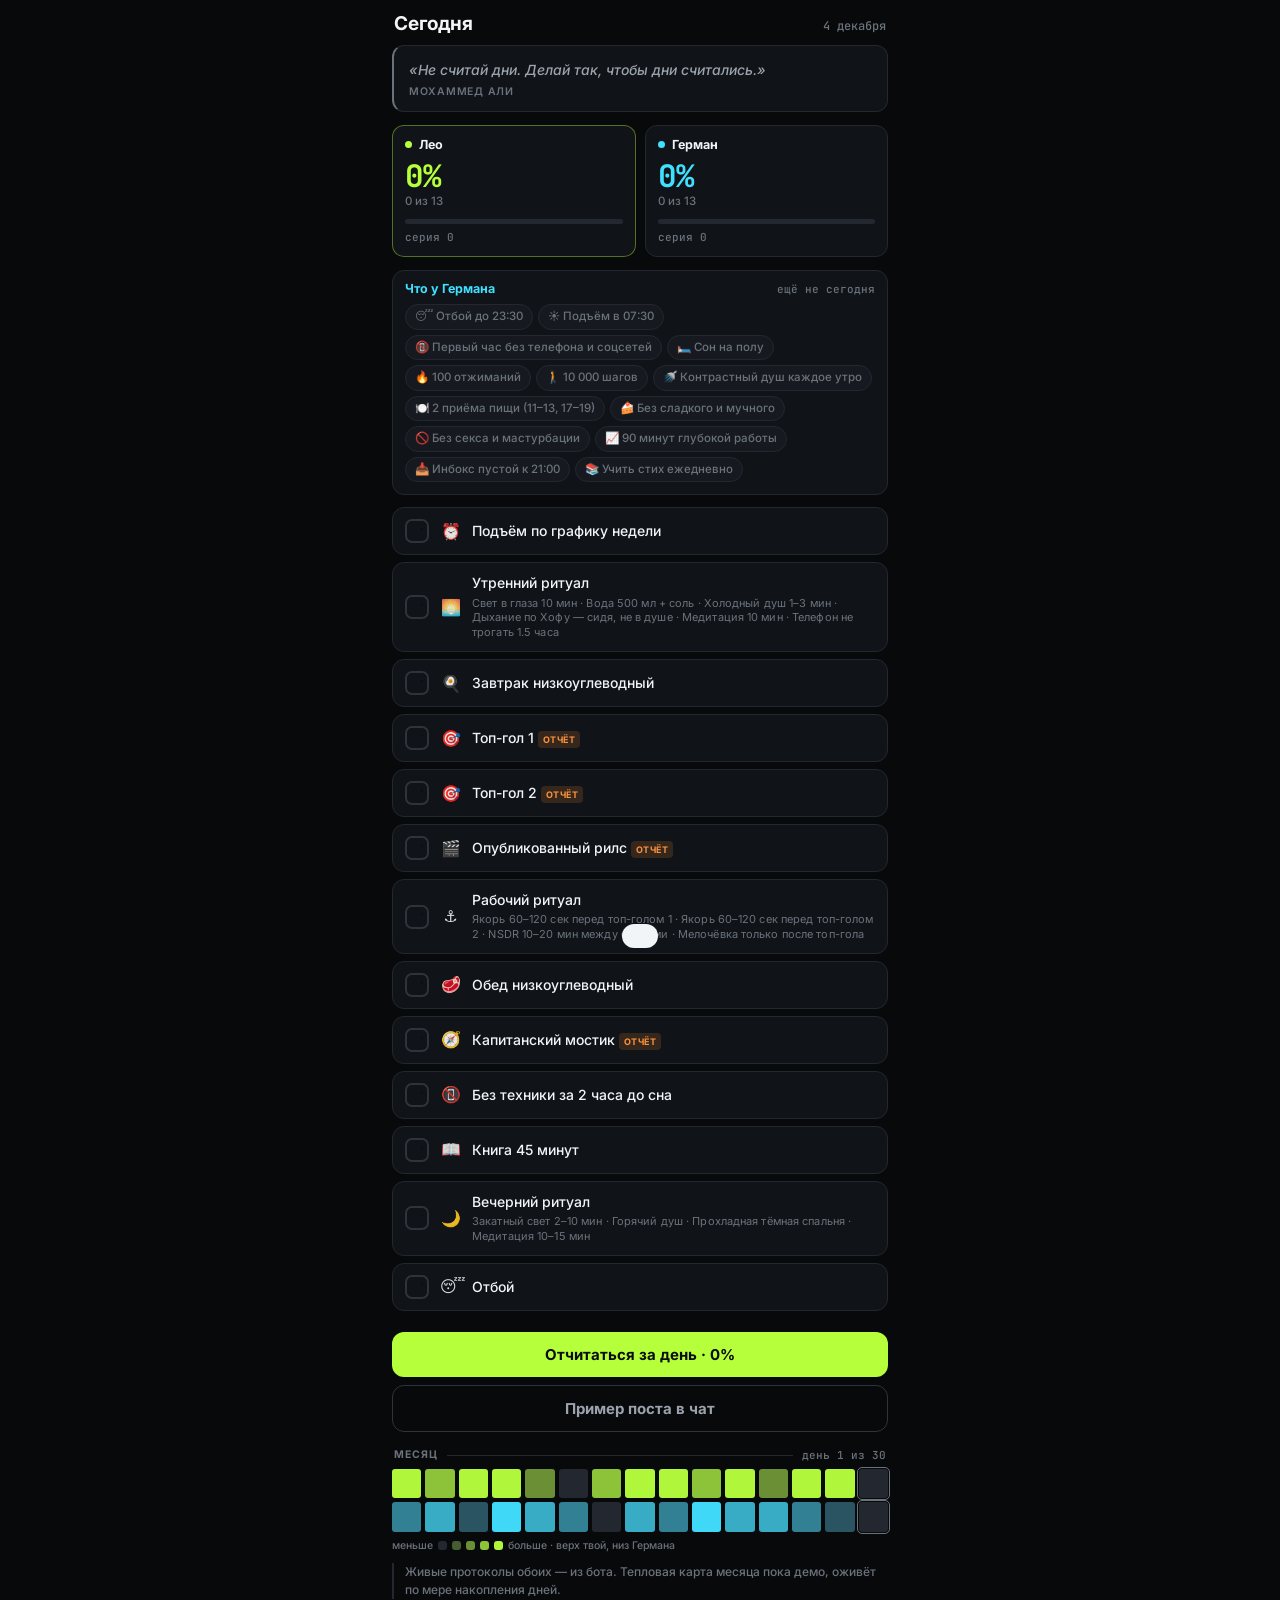
<file: duo.html>
<!doctype html><html lang="ru" data-theme="whoop"><head>
<meta charset="utf-8">
<meta name="viewport" content="width=device-width,initial-scale=1,viewport-fit=cover">
<title>ЗЕРКАЛО · на двоих</title>
<script src="https://telegram.org/js/telegram-web-app.js"></script>
<script src="quotes.js"></script>
<script src="mp-state.js"></script>
<link href="https://fonts.googleapis.com/css2?family=Inter:wght@400;500;600;700&family=Hanken+Grotesk:wght@400;500;600;700&family=Golos+Text:wght@400;500;600;700&family=Geologica:wght@400;600;700&family=JetBrains+Mono:wght@700&family=DM+Mono:wght@500&display=swap" rel="stylesheet">
<style>
/* ══ ЧЕТЫРЕ ТЕМЫ · переключаются data-theme на <html> ══ */
[data-theme="dark"]{            /* А · Тихий тёмный — Linear, Things 3 */
  --bg:#08090B; --card:#0F1113; --card2:#14171A; --line:#202327; --line2:#2A2E34;
  --txt:#F2F3F5; --txt2:#9BA1AA; --txt3:#63676E;
  --me:#5E6AD2; --opp:#626B79; --warm:#E2A03F;
  --ink:#fff; --r:14px; --ff:"Inter",system-ui,sans-serif; --fm:"Inter",monospace;
}
[data-theme="paper"]{           /* Б · Тёплая бумага — Sunsama, Reflect */
  --bg:#F2EDE4; --card:#FBF8F2; --card2:#F6F1E7; --line:#E3D9C8; --line2:#D6C9B4;
  --txt:#22201C; --txt2:#6B6459; --txt3:#948B7C;
  --me:#B4552F; --opp:#3D6653; --warm:#B4552F;
  --ink:#fff; --r:16px; --ff:"Hanken Grotesk",system-ui,sans-serif; --fm:"DM Mono",monospace;
}
[data-theme="whoop"]{           /* В · Замер — Whoop, Nike Run Club */
  --bg:#08090B; --card:#101318; --card2:#161A20; --line:#232830; --line2:#2E343D;
  --txt:#F2F5F7; --txt2:#9BA3AC; --txt3:#6A727C;
  --me:#B6FF3B; --opp:#40E0FF; --warm:#FB923C;
  --ink:#0A0C0E; --r:12px; --ff:"Inter",system-ui,sans-serif; --fm:"JetBrains Mono",monospace;
}
[data-theme="board"]{           /* Г · Табло — два цвета навстречу */
  --bg:#EEF0F2; --card:#FFFFFF; --card2:#F7F8FA; --line:#DFE3E8; --line2:#CDD3DA;
  --txt:#16181C; --txt2:#5C636E; --txt3:#8B929C;
  --me:#2E4BE0; --opp:#C85708; --warm:#C85708;
  --ink:#fff; --r:14px; --ff:"Golos Text",system-ui,sans-serif; --fm:"Geologica",monospace;
}
*,*::before,*::after{box-sizing:border-box}
html,body{margin:0;padding:0;background:var(--bg)}
body{color:var(--txt);font:400 15px/1.45 var(--ff);-webkit-font-smoothing:antialiased;
 -webkit-tap-highlight-color:transparent;user-select:none;font-variant-numeric:tabular-nums}
#app{max-width:520px;margin:0 auto;padding:0 12px 34px}

.themes{display:flex;gap:6px;padding:12px 0 4px;overflow-x:auto;scrollbar-width:none}
.themes::-webkit-scrollbar{display:none}
.th{flex:0 0 auto;border:1px solid var(--line2);background:var(--card);color:var(--txt2);
 border-radius:99px;padding:8px 13px;font:600 12px/1 var(--ff);cursor:pointer;white-space:nowrap}
.th.on{background:var(--me);color:var(--ink);border-color:var(--me)}

.top{padding:14px 2px 12px;display:flex;align-items:baseline;justify-content:space-between;gap:10px}
.top h1{margin:0;font:700 19px/1 var(--ff);letter-spacing:-.01em}
.top .d{font:500 12px/1 var(--fm);color:var(--txt3)}

.quote{background:var(--card);border:1px solid var(--line);border-left:2px solid var(--txt3);
 border-radius:var(--r);padding:13px 15px;margin-bottom:13px}
.quote p{margin:0;font:500 italic 14px/1.5 var(--ff);color:var(--txt2)}
.quote b{display:block;margin-top:7px;font:600 10.5px/1 var(--ff);color:var(--txt3);
 letter-spacing:.07em;text-transform:uppercase;font-style:normal}

.duo{display:grid;grid-template-columns:1fr 1fr;gap:9px;margin-bottom:13px}
.who{background:var(--card);border:1px solid var(--line);border-radius:var(--r);padding:13px 12px}
.who.mine{border-color:color-mix(in srgb,var(--me) 40%,transparent);border-width:1.5px}
.who .nm{display:flex;align-items:center;gap:7px;font:700 12.5px/1 var(--ff);margin-bottom:9px}
.who .dot{width:7px;height:7px;border-radius:50%;flex:0 0 auto}
.mine .dot{background:var(--me)} .theirs .dot{background:var(--opp)}
.who .big{font:700 31px/1 var(--fm);letter-spacing:-.02em}
.mine .big{color:var(--me)} .theirs .big{color:var(--opp)}
.who .sub{font:500 11.5px/1.3 var(--ff);color:var(--txt3);margin-top:3px}
.bar{height:5px;border-radius:99px;background:var(--line);margin-top:10px;overflow:hidden}
.bar i{display:block;height:100%;border-radius:99px;transition:width .4s cubic-bezier(.34,1.3,.5,1)}
.mine .bar i{background:var(--me)} .theirs .bar i{background:var(--opp)}
.who .st{margin-top:8px;font:500 11px/1 var(--fm);color:var(--txt3)}

.hisday{background:var(--card);border:1px solid var(--line);border-radius:var(--r);padding:12px;margin-bottom:12px}
.hisday .h{display:flex;align-items:center;justify-content:space-between;margin-bottom:9px}
.hisday .h b{font:700 12.5px/1 var(--ff);color:var(--opp)}
.hisday .h span{font:500 11px/1 var(--fm);color:var(--txt3)}
.chips{display:flex;flex-wrap:wrap;gap:5px}
.chip{font:500 11.5px/1 var(--ff);padding:6px 9px;border-radius:99px;background:var(--card2);
 border:1px solid var(--line);color:var(--txt3)}
.chip.yes{background:color-mix(in srgb,var(--opp) 14%,transparent);
 border-color:color-mix(in srgb,var(--opp) 35%,transparent);color:var(--opp)}

.row{display:flex;align-items:center;gap:11px;background:var(--card);border:1px solid var(--line);
 border-radius:12px;padding:11px 12px;margin-bottom:7px;cursor:pointer;
 transition:background .18s,border-color .18s,opacity .18s}
.row.on{background:var(--card2);opacity:.72}
.row .bx{width:24px;height:24px;flex:0 0 auto;border-radius:7px;border:2px solid var(--line2);
 display:grid;place-items:center;
 transition:background .22s cubic-bezier(.34,1.5,.55,1),border-color .18s,transform .22s cubic-bezier(.34,1.6,.5,1)}
.row.on .bx{background:var(--me);border-color:var(--me);transform:scale(1.06)}
.row .bx svg{width:13px;height:13px;stroke:var(--ink);stroke-width:2.6;fill:none;
 stroke-linecap:round;stroke-linejoin:round;stroke-dasharray:22;stroke-dashoffset:22;
 transition:stroke-dashoffset .26s ease .07s}
.row.on .bx svg{stroke-dashoffset:0}
.row .em{font-size:16px;flex:0 0 auto;width:21px;text-align:center;opacity:.9}
.row .t{flex:1;min-width:0;font:500 14px/1.3 var(--ff)}
.row .t small{display:block;margin-top:3px;font:400 11px/1.35 var(--ff);color:var(--txt3);letter-spacing:.01em}
.row.on .t small{opacity:.55}
.row.on .t{color:var(--txt2)}
.row .tag{font:700 9px/1 var(--ff);letter-spacing:.05em;padding:3px 5px;border-radius:4px;
 background:color-mix(in srgb,var(--warm) 16%,transparent);color:var(--warm);flex:0 0 auto}
.row .his{width:17px;height:17px;flex:0 0 auto;border-radius:99px;border:1.5px solid var(--line2);
 display:grid;place-items:center;font-size:9px;color:transparent}
.row .his.yes{border-color:var(--opp);background:color-mix(in srgb,var(--opp) 22%,transparent);color:var(--opp)}

.sec{display:flex;align-items:center;gap:9px;margin:18px 2px 8px}
.sec b{font:700 10.5px/1 var(--ff);letter-spacing:.1em;text-transform:uppercase;color:var(--txt3)}
.sec i{flex:1;height:1px;background:var(--line)}
.sec span{font:500 11px/1 var(--fm);color:var(--txt3)}

.grid{display:grid;grid-template-columns:repeat(15,1fr);gap:4px}
.grid+.grid{margin-top:4px}
.cell{aspect-ratio:1;border-radius:3px;background:var(--line)}
.cell.today{outline:1.5px solid var(--txt3);outline-offset:1px}
.legend{display:flex;align-items:center;gap:5px;margin-top:9px;font:500 10.5px/1 var(--ff);color:var(--txt3)}
.legend .cell{width:9px;height:9px;aspect-ratio:auto}

.btn{width:100%;border:0;border-radius:12px;padding:15px;font:700 15px/1 var(--ff);
 background:var(--me);color:var(--ink);cursor:pointer;margin-top:14px}
.btn.ghost{background:transparent;border:1px solid var(--line2);color:var(--txt2);margin-top:8px}
.note{font:500 12px/1.5 var(--ff);color:var(--txt3);margin-top:12px;padding-left:11px;border-left:2px solid var(--line)}
.toast{position:fixed;left:50%;bottom:22px;transform:translateX(-50%) translateY(70px);
 background:var(--txt);color:var(--bg);font:700 13px/1 var(--ff);padding:12px 18px;border-radius:99px;
 transition:.24s;z-index:60}
.toast.on{transform:translateX(-50%) translateY(0)}
</style></head><body><div id="app">

<div class="themes" id="themes" style="display:none"></div>
<div class="top"><h1>Сегодня</h1><span class="d" id="date"></span></div>
<div class="quote" id="quote"></div>

<div class="duo">
  <div class="who mine">
    <div class="nm"><span class="dot"></span><span id="meName">Лео</span></div>
    <div class="big" id="myPct">0%</div><div class="sub" id="mySub">0 из 13</div>
    <div class="bar"><i id="myBar" style="width:0"></i></div>
    <div class="st" id="myStreak">серия 0</div>
  </div>
  <div class="who theirs">
    <div class="nm"><span class="dot"></span><span id="opName">Герман</span></div>
    <div class="big" id="opPct">0%</div><div class="sub" id="opSub">0 из 13</div>
    <div class="bar"><i id="opBar" style="width:0"></i></div>
    <div class="st" id="opStreak">серия 0</div>
  </div>
</div>

<div class="hisday">
  <div class="h"><b id="opTitle">Что у Германа</b><span id="opUpd">ещё не сегодня</span></div>
  <div class="chips" id="opChips"></div>
</div>

<div id="list"></div>

<button class="btn" id="send">Отчитаться за день</button>
<button class="btn ghost" id="demo">Пример поста в чат</button>

<div class="sec"><b>Месяц</b><i></i><span id="dayCount">день 1 из 30</span></div>
<div class="grid" id="gridMe"></div>
<div class="grid" id="gridOp"></div>
<div class="legend"><span>меньше</span><span class="cell"></span><span class="cell" id="lg1"></span>
 <span class="cell" id="lg2"></span><span class="cell" id="lg3"></span><span class="cell" id="lg4"></span>
 <span>больше · верх твой, низ Германа</span></div>

<div class="note">Живые протоколы обоих — из бота. Тепловая карта месяца пока демо, оживёт по мере накопления дней.</div>
</div>
<div class="toast" id="toast"></div>

<script>
const $=s=>document.querySelector(s);
const qs=new URLSearchParams(location.search);
const THEMES=[["board","Табло"],["dark","Тихий тёмный"],["paper","Тёплая бумага"],["whoop","Замер"]];

/* ── кто открыл: его clan = MY, второй игрок = OPP (маппинг uid→clan из mp-state) ── */
const TG_UID=(window.Telegram&&Telegram.WebApp&&Telegram.WebApp.initDataUnsafe&&Telegram.WebApp.initDataUnsafe.user&&Telegram.WebApp.initDataUnsafe.user.id)||qs.get("uid")||null;
const MPD=window.__MP__||null;
const ST=(MPD&&MPD.state)||{};
const MY=(MPD&&TG_UID&&MPD.uids&&MPD.uids[String(TG_UID)])||"g";
const OPP=MY==="g"?"s":"g";
const NAME={g:"Лео",s:"Герман"};
const NAME_GEN={g:"Лео",s:"Германа"};   /* «Что у …» — родительный падеж */
const EMPTY={proto:[],days:[],streak:0,dayPct:null,day:1};
const meP=(ST.players&&ST.players[MY])||EMPTY;
const opP=(ST.players&&ST.players[OPP])||EMPTY;

/* дневной чек-лист = протоколы без недельных; напоминание — из под-шагов ритуала */
const dayList=p=>(p.proto||[]).filter(x=>!x.weekly);
const MINE=dayList(meP), THEIRS=dayList(opP);
const hintOf=x=>(x.sub&&x.sub.length)?x.sub.map(s=>s.n).join(" · "):"";

const KEY="duo_v2_"+MY;
let done={}; try{ done=JSON.parse(localStorage.getItem(KEY)||"{}"); }catch(e){}
const TICK='<svg viewBox="0 0 24 24"><path d="M4 12.6l5.2 5.2L20 7"/></svg>';

$("#date").textContent=new Date().toLocaleDateString("ru-RU",{day:"numeric",month:"long"});
$("#meName").textContent=NAME[MY];
$("#opName").textContent=NAME[OPP];
$("#opTitle").textContent="Что у "+NAME_GEN[OPP];
$("#dayCount").textContent=`день ${meP.day||1} из ${ST.maxDay||30}`;
const q=window.quoteOfDay&&window.quoteOfDay();
if(q) $("#quote").innerHTML=`<p>«${q[0]}»</p><b>${q[1]}</b>`;

$("#themes").innerHTML=THEMES.map(t=>`<button class="th" data-t="${t[0]}">${t[1]}</button>`).join("");
function setTheme(t){
  document.documentElement.dataset.theme=t;
  try{ localStorage.setItem("duo_theme",t); }catch(e){}
  document.querySelectorAll(".th").forEach(b=>b.classList.toggle("on",b.dataset.t===t));
  [1,2,3,4].forEach(i=>{ const el=$("#lg"+i);
    if(el) el.style.background=`color-mix(in srgb, var(--me) ${i*24}%, var(--line))`; });
  paintGrid();
}
document.querySelectorAll(".th").forEach(b=>b.onclick=()=>setTheme(b.dataset.t));

/* список рисуем ОДИН раз; дальше только переключаем класс —
   при полной перерисовке анимация галочки не успевает проиграться.
   ритуал = одна строка-галочка, под-шаги серым как напоминание (из proto.sub) */
$("#list").innerHTML=MINE.map((x,i)=>`<div class="row ${done[i]?'on':''}" data-i="${i}">
  <span class="bx">${TICK}</span><span class="em">${x.emoji||"•"}</span>
  <span class="t">${x.name}${x.report?' <span class="tag">ОТЧЁТ</span>':''}${hintOf(x)?`<small>${hintOf(x)}</small>`:''}</span></div>`).join("");
document.querySelectorAll(".row").forEach(r=>r.onclick=()=>{
  const i=+r.dataset.i; done[i]=!done[i];
  r.classList.toggle("on",done[i]);
  try{ localStorage.setItem(KEY,JSON.stringify(done)); }catch(e){}
  try{ Telegram.WebApp.HapticFeedback.impactOccurred("light"); }catch(e){}
  stats();
});
function stats(){
  const n=Object.values(done).filter(Boolean).length, tot=MINE.length||1, pct=Math.round(n/tot*100);
  $("#myPct").textContent=pct+"%"; $("#mySub").textContent=`${n} из ${MINE.length}`;
  $("#myBar").style.width=pct+"%";
  $("#myStreak").textContent="серия "+(meP.streak||0);
  $("#send").textContent=(n===MINE.length&&n>0)?"Отчитаться — день закрыт":`Отчитаться за день · ${pct}%`;
}
/* оппонент — из его живого стейта (пока не закрыл день — нули, честно) */
const opDone=(opP.dayPct!=null)?Math.round((opP.dayPct>1?opP.dayPct/100:opP.dayPct)*THEIRS.length):0;
const gp=THEIRS.length?Math.round(opDone/THEIRS.length*100):0;
$("#opPct").textContent=gp+"%"; $("#opSub").textContent=`${opDone} из ${THEIRS.length}`;
$("#opBar").style.width=gp+"%";
$("#opStreak").textContent="серия "+(opP.streak||0);
$("#opUpd").textContent=(opP.dayPct!=null)?"день закрыт":"ещё не сегодня";
$("#opChips").innerHTML=THEIRS.map(x=>`<span class="chip">${x.emoji||"•"} ${x.name}</span>`).join("");

const HM=[4,3,4,4,2,0,3,4,4,3,4,2,4,4,null], HO=[2,3,1,4,3,2,0,3,2,4,3,3,2,1,null];
function paintGrid(){
  const g=(el,arr,v)=>{ $(el).innerHTML=arr.map(x=>{
    if(x===null) return '<span class="cell today"></span>';
    const bg = x ? `color-mix(in srgb, var(${v}) ${x*24}%, var(--line))` : "var(--line)";
    return `<span class="cell" style="background:${bg}"></span>`; }).join(""); };
  g("#gridMe",HM,"--me"); g("#gridOp",HO,"--opp");
}
function toast(m){ const t=$("#toast"); t.textContent=m; t.classList.add("on");
  clearTimeout(t._x); t._x=setTimeout(()=>t.classList.remove("on"),2200); }
$("#send").onclick=()=>{ toast("Отправлено в чат");
  try{ Telegram.WebApp.HapticFeedback.notificationOccurred("success"); }catch(e){} };
$("#demo").onclick=()=>{
  const n=Object.values(done).filter(Boolean).length, pct=MINE.length?Math.round(n/MINE.length*100):0;
  alert(`ДЕНЬ ${meP.day||1}\n\n${NAME[MY]}   ${pct}%   ${n}/${MINE.length}\n${NAME[OPP]}   ${gp}%   ${opDone}/${THEIRS.length}\n\n`+
    `${NAME[MY]} не закрыл: ${MINE.filter((_,i)=>!done[i]).map(x=>x.name).slice(0,3).join(", ")||"—"}`);
};
try{ if(window.Telegram&&Telegram.WebApp){ Telegram.WebApp.ready(); Telegram.WebApp.expand&&Telegram.WebApp.expand(); } }catch(e){}
setTheme("whoop"); stats();   // тема зафиксирована — Замер
</script></body></html>
</file>
